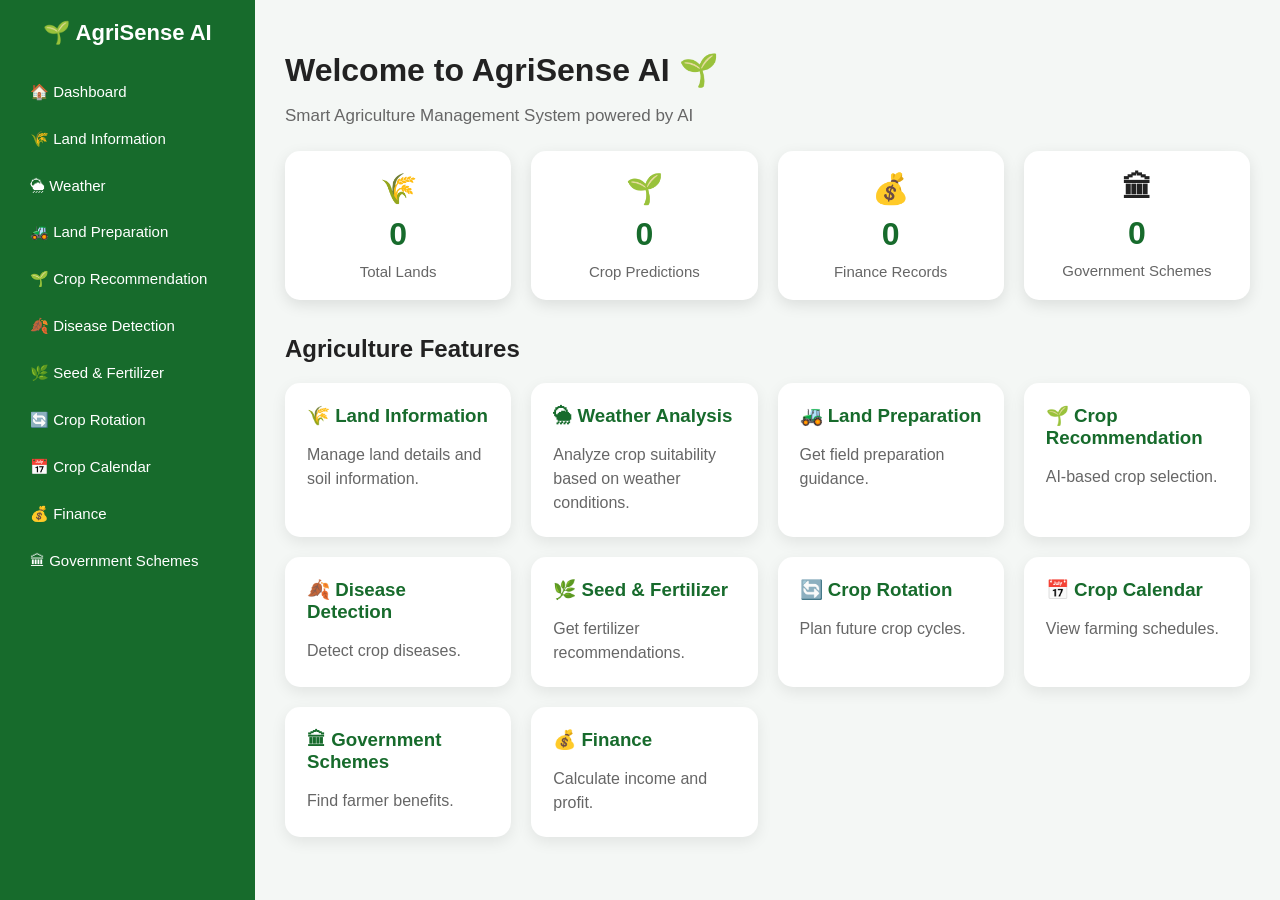
<file: Frontend/index.html>
<!DOCTYPE html>
<html lang="en">

<head>

    <meta charset="UTF-8">
    <meta name="viewport" content="width=device-width, initial-scale=1.0">

    <title>AgriSense AI Dashboard</title>

    <link rel="stylesheet" href="style.css">

</head>


<body>


<!-- Sidebar -->

<div class="sidebar">

    <h2>🌱 AgriSense AI</h2>

    <a href="index.html">🏠 Dashboard</a>
    <a href="land.html">🌾 Land Information</a>
    <a href="weather.html">🌦 Weather</a>
    <a href="preparation.html">🚜 Land Preparation</a>
    <a href="crop.html">🌱 Crop Recommendation</a>
    <a href="disease.html">🍂 Disease Detection</a>
    <a href="fertilizer.html">🌿 Seed & Fertilizer</a>
    <a href="rotation.html">🔄 Crop Rotation</a>
    <a href="calendar.html">📅 Crop Calendar</a>
    <a href="finance.html">💰 Finance</a>
    <a href="schemes.html">🏛 Government Schemes</a>

</div>


<!-- Main Content -->

<div class="main">


    <div class="welcome">

        <h1>
            Welcome to AgriSense AI 🌱
        </h1>

        <p>
            Smart Agriculture Management System powered by AI
        </p>

    </div>


    <!-- Statistics -->

    <div class="stats">


        <div class="stat-card">

            <h2>🌾</h2>

            <h3 id="totalLands">0</h3>

            <p>Total Lands</p>

        </div>


        <div class="stat-card">

            <h2>🌱</h2>

            <h3 id="totalPredictions">0</h3>

            <p>Crop Predictions</p>

        </div>


        <div class="stat-card">

            <h2>💰</h2>

            <h3 id="totalFinance">0</h3>

            <p>Finance Records</p>

        </div>


        <div class="stat-card">

            <h2>🏛</h2>

            <h3 id="totalSchemes">0</h3>

            <p>Government Schemes</p>

        </div>


    </div>


    <!-- Feature Cards -->

    <h2>
        Agriculture Features
    </h2>


    <div class="cards">


        <a href="land.html" class="card">

            <h3>🌾 Land Information</h3>

            <p>
                Manage land details and soil information.
            </p>

        </a>


        <a href="weather.html" class="card">

            <h3>🌦 Weather Analysis</h3>

            <p>
                Analyze crop suitability based on weather conditions.
            </p>

        </a>


        <a href="preparation.html" class="card">

            <h3>🚜 Land Preparation</h3>

            <p>
                Get field preparation guidance.
            </p>

        </a>


        <a href="crop.html" class="card">

            <h3>🌱 Crop Recommendation</h3>

            <p>
                AI-based crop selection.
            </p>

        </a>


        <a href="disease.html" class="card">

            <h3>🍂 Disease Detection</h3>

            <p>
                Detect crop diseases.
            </p>

        </a>


        <a href="fertilizer.html" class="card">

            <h3>🌿 Seed & Fertilizer</h3>

            <p>
                Get fertilizer recommendations.
            </p>

        </a>


        <a href="rotation.html" class="card">

            <h3>🔄 Crop Rotation</h3>

            <p>
                Plan future crop cycles.
            </p>

        </a>


        <a href="calendar.html" class="card">

            <h3>📅 Crop Calendar</h3>

            <p>
                View farming schedules.
            </p>

        </a>


        <a href="schemes.html" class="card">

            <h3>🏛 Government Schemes</h3>

            <p>
                Find farmer benefits.
            </p>

        </a>


        <a href="finance.html" class="card">

            <h3>💰 Finance</h3>

            <p>
                Calculate income and profit.
            </p>

        </a>


    </div>


</div>


<script src="dashboard.js"></script>


</body>

</html>
</file>
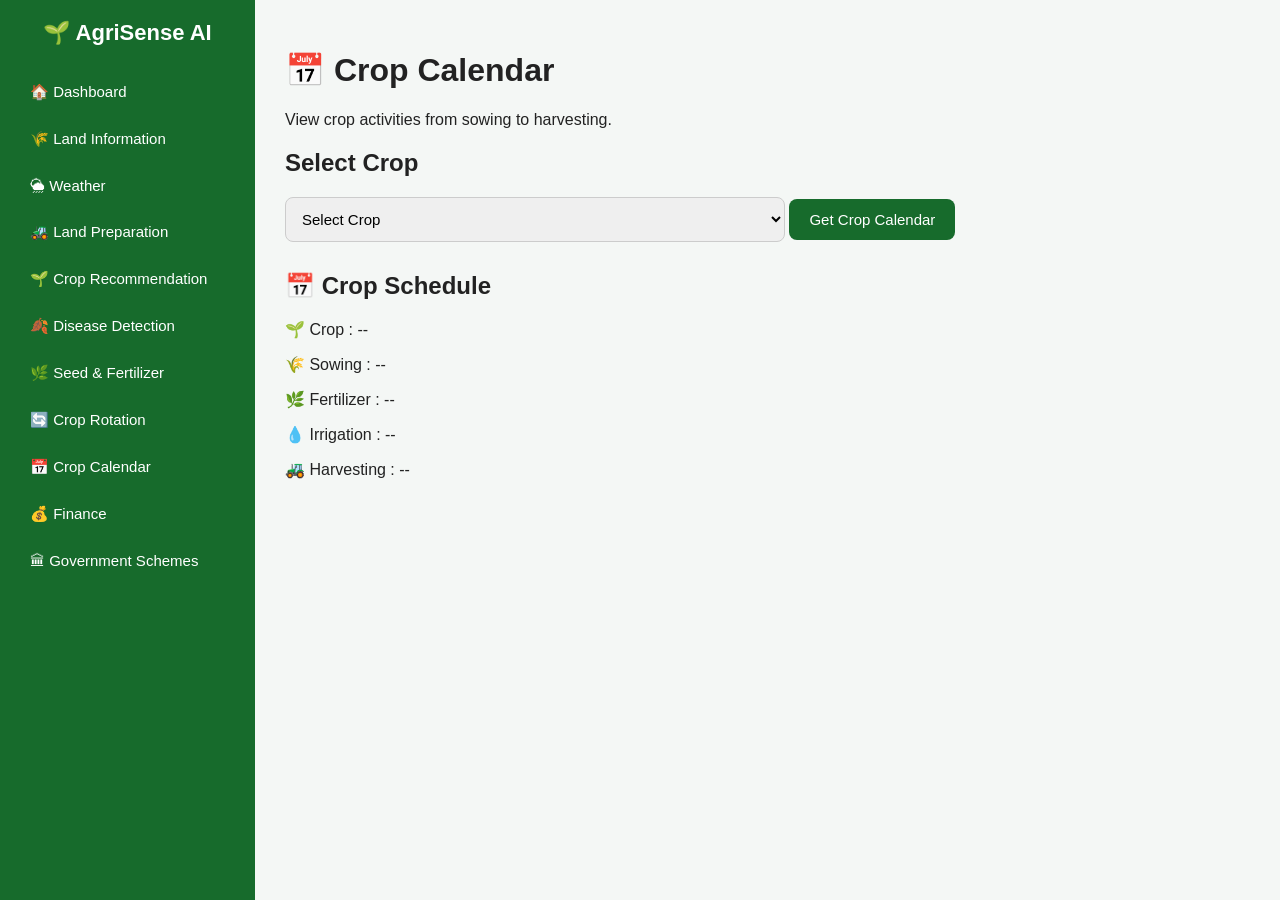
<file: Frontend/calendar.html>
<!DOCTYPE html>
<html lang="en">

<head>

<meta charset="UTF-8">
<meta name="viewport" content="width=device-width, initial-scale=1.0">

<title>Crop Calendar</title>

<link rel="stylesheet" href="style.css">

</head>


<body>


<div class="sidebar">

<h2>🌱 AgriSense AI</h2>


<a href="index.html">🏠 Dashboard</a>
<a href="land.html">🌾 Land Information</a>
<a href="weather.html">🌦 Weather</a>
<a href="preparation.html">🚜 Land Preparation</a>
<a href="crop.html">🌱 Crop Recommendation</a>
<a href="disease.html">🍂 Disease Detection</a>
<a href="fertilizer.html">🌿 Seed & Fertilizer</a>
<a href="rotation.html">🔄 Crop Rotation</a>
<a href="calendar.html">📅 Crop Calendar</a>
<a href="finance.html">💰 Finance</a>
<a href="schemes.html">🏛 Government Schemes</a>



</div>






<div class="main">


<h1>📅 Crop Calendar</h1>


<p>
View crop activities from sowing to harvesting.
</p>





<div class="land-form">


<h2>Select Crop</h2>


<select id="crop">


<option value="">
Select Crop
</option>


<option value="Rice">
Rice
</option>


<option value="Wheat">
Wheat
</option>


<option value="Potato">
Potato
</option>


<option value="Sugarcane">
Sugarcane
</option>


<option value="Cotton">
Cotton
</option>


<option value="Maize">
Maize
</option>

<option value="Mustard">
Mustard
</option>


</select>




<button onclick="getCalendar()">

Get Crop Calendar

</button>



</div>







<div class="land-display">


<h2>📅 Crop Schedule</h2>


<div class="parcel" id="result">


<p>🌱 Crop : --</p>

<p>🌾 Sowing : --</p>

<p>🌿 Fertilizer : --</p>

<p>💧 Irrigation : --</p>

<p>🚜 Harvesting : --</p>


</div>


</div>




</div>




<script src="calendar.js"></script>


</body>

</html>
</file>
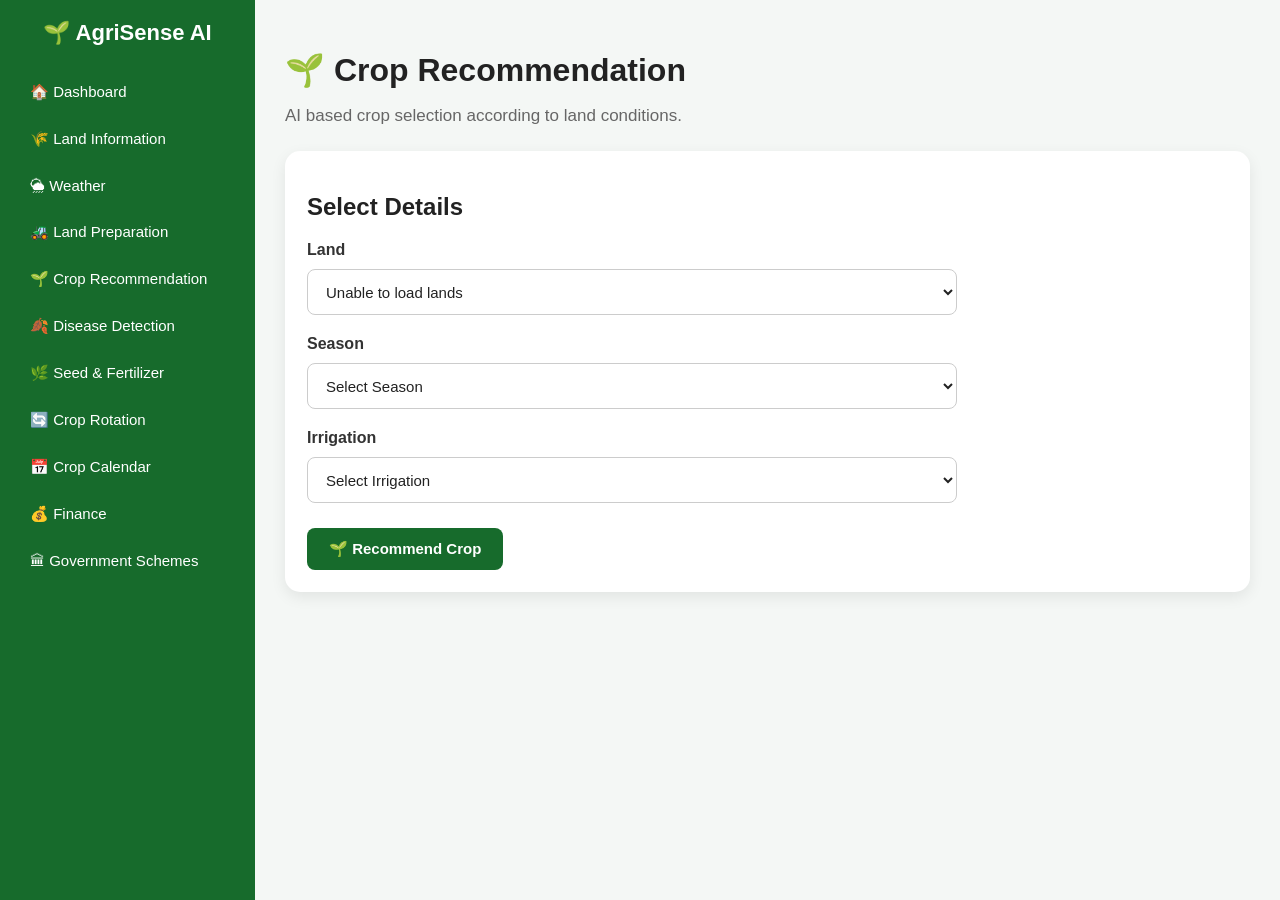
<file: Frontend/crop.html>
<!DOCTYPE html>
<html lang="en">

<head>

    <meta charset="UTF-8">

    <meta
        name="viewport"
        content="width=device-width, initial-scale=1.0"
    >

    <title>Crop Recommendation - AgriSense AI</title>

    <link
        rel="stylesheet"
        href="style.css"
    >

</head>


<body>


<!-- ==========================================
     SIDEBAR
     ========================================== -->

<div class="sidebar">

    <h2>🌱 AgriSense AI</h2>

    <a href="index.html">
        🏠 Dashboard
    </a>

    <a href="land.html">
        🌾 Land Information
    </a>

    <a href="weather.html">
        🌦 Weather
    </a>

    <a href="preparation.html">
        🚜 Land Preparation
    </a>

    <a href="crop.html">
        🌱 Crop Recommendation
    </a>

    <a href="disease.html">
        🍂 Disease Detection
    </a>

    <a href="fertilizer.html">
        🌿 Seed & Fertilizer
    </a>

    <a href="rotation.html">
        🔄 Crop Rotation
    </a>

    <a href="calendar.html">
        📅 Crop Calendar
    </a>

    <a href="finance.html">
        💰 Finance
    </a>

    <a href="schemes.html">
        🏛 Government Schemes
    </a>

</div>


<!-- ==========================================
     MAIN CONTENT
     ========================================== -->

<div class="main">


    <!-- ======================================
         PAGE HEADER
         ====================================== -->

    <div class="welcome">

        <h1>
            🌱 Crop Recommendation
        </h1>

        <p>
            AI based crop selection according to
            land conditions.
        </p>

    </div>


    <!-- ======================================
         SELECT DETAILS
         ====================================== -->

    <div class="card">

        <h2>
            Select Details
        </h2>


        <div class="crop-form">


            <!-- ==================================
                 LAND
                 ================================== -->

            <div class="form-group">

                <label for="land_select">
                    Land
                </label>

                <select id="land_select">

                    <option value="">
                        Select Land
                    </option>

                </select>

            </div>


            <!-- ==================================
                 SEASON
                 ================================== -->

            <div class="form-group">

                <label for="season">
                    Season
                </label>

                <select id="season">

                    <option value="">
                        Select Season
                    </option>

                    <option value="Kharif">
                        Kharif
                    </option>

                    <option value="Rabi">
                        Rabi
                    </option>

                    <option value="Zaid">
                        Zaid
                    </option>

                </select>

            </div>


            <!-- ==================================
                 IRRIGATION
                 ================================== -->

            <div class="form-group">

                <label for="irrigation">
                    Irrigation
                </label>

                <select id="irrigation">

                    <option value="">
                        Select Irrigation
                    </option>

                    <option value="Good">
                        Good
                    </option>

                    <option value="Moderate">
                        Moderate
                    </option>

                    <option value="Poor">
                        Poor
                    </option>

                </select>

            </div>


            <!-- ==================================
                 RECOMMEND BUTTON
                 ================================== -->

            <button
                type="button"
                id="recommendBtn"
            >

                🌱 Recommend Crop

            </button>


        </div>

    </div>


    <!-- ======================================
         RESULT
         ====================================== -->

    <div
        id="result"
        style="margin-top: 25px;"
    >

    </div>


</div>


<!-- ==========================================
     JAVASCRIPT
     ========================================== -->

<script src="crop.js"></script>


</body>

</html>
</file>
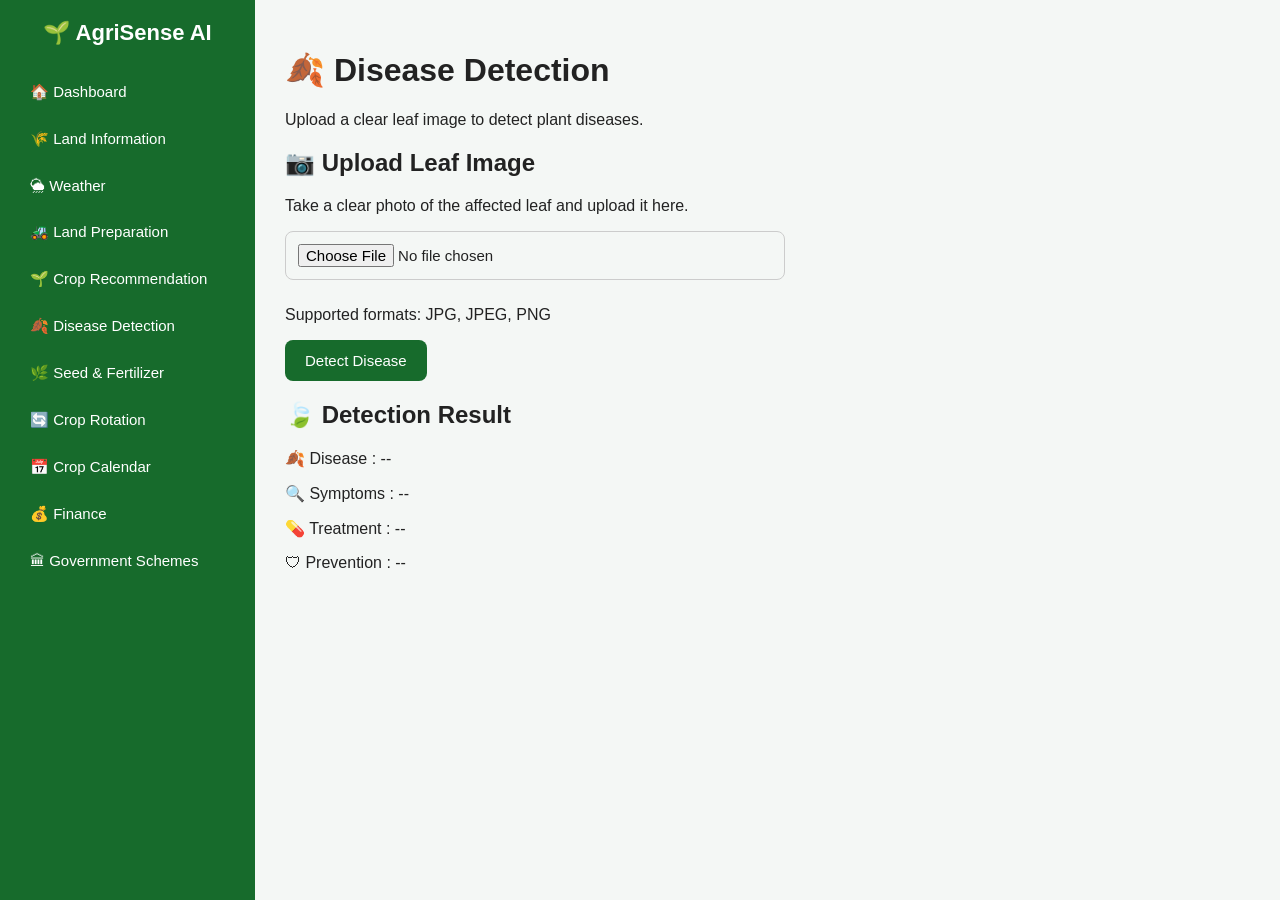
<file: Frontend/disease.html>
<!DOCTYPE html>
<html lang="en">

<head>

<meta charset="UTF-8">
<meta name="viewport" content="width=device-width, initial-scale=1.0">

<title>Disease Detection</title>

<link rel="stylesheet" href="style.css">

</head>


<body>


<!-- Sidebar -->

<div class="sidebar">

<h2>🌱 AgriSense AI</h2>


<a href="index.html">🏠 Dashboard</a>
<a href="land.html">🌾 Land Information</a>
<a href="weather.html">🌦 Weather</a>
<a href="preparation.html">🚜 Land Preparation</a>
<a href="crop.html">🌱 Crop Recommendation</a>
<a href="disease.html">🍂 Disease Detection</a>
<a href="fertilizer.html">🌿 Seed & Fertilizer</a>
<a href="rotation.html">🔄 Crop Rotation</a>
<a href="calendar.html">📅 Crop Calendar</a>
<a href="finance.html">💰 Finance</a>
<a href="schemes.html">🏛 Government Schemes</a>



</div>




<!-- Main Content -->

<div class="main">


<h1>🍂 Disease Detection</h1>

<p>
Upload a clear leaf image to detect plant diseases.
</p>



<div class="land-form">


<h2>📷 Upload Leaf Image</h2>


<p>
Take a clear photo of the affected leaf and upload it here.
</p>


<input 
type="file"
id="leafImage"
accept=".jpg,.jpeg,.png"
>



<p>
Supported formats: JPG, JPEG, PNG
</p>



<button onclick="detectDisease()">

Detect Disease

</button>


</div>






<div class="land-display">


<h2>🍃 Detection Result</h2>



<div class="parcel" id="result">


<p>
🍂 Disease : --
</p>


<p>
🔍 Symptoms : --
</p>


<p>
💊 Treatment : --
</p>


<p>
🛡 Prevention : --
</p>



</div>


</div>




</div>




<script src="disease.js"></script>


</body>

</html>
</file>
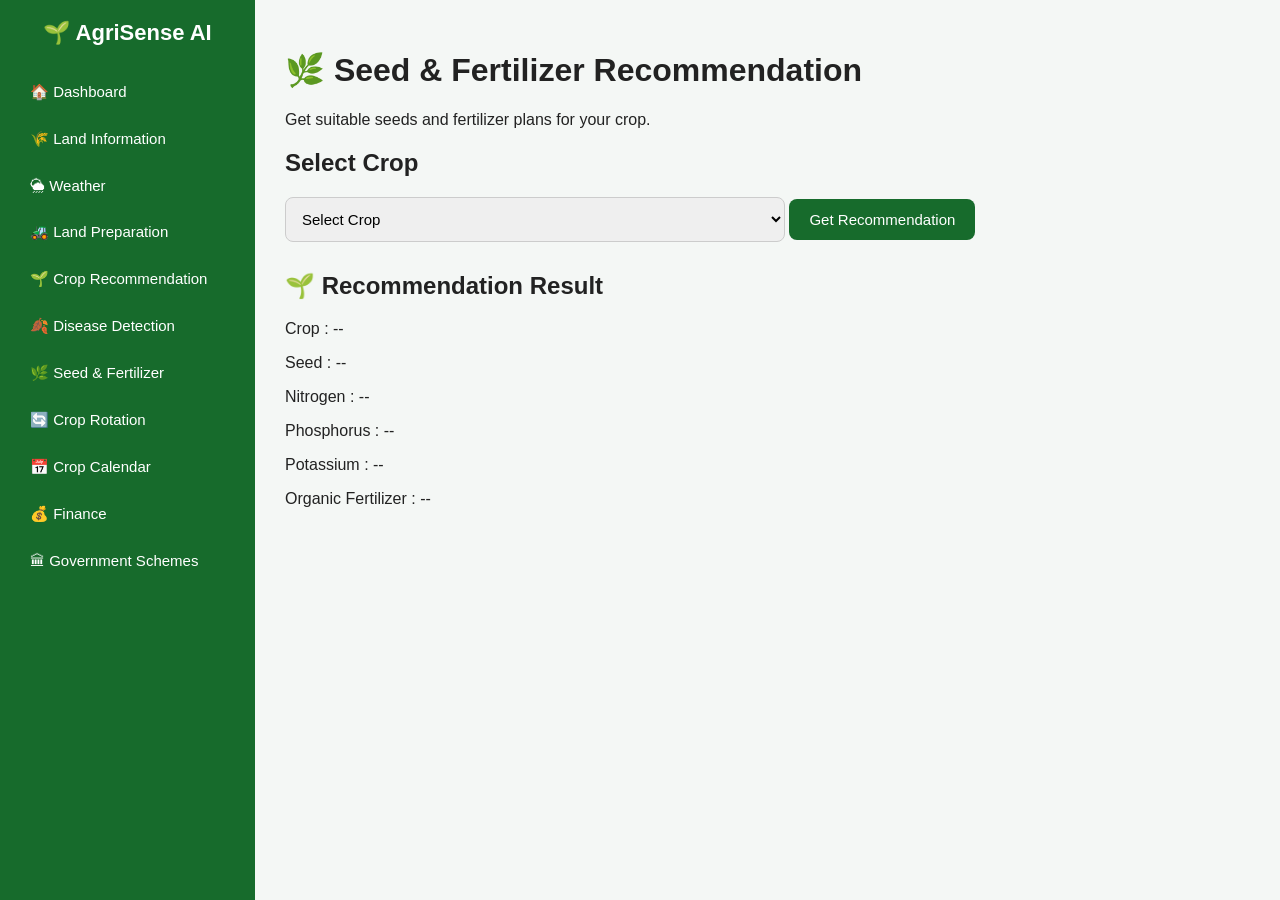
<file: Frontend/fertilizer.html>
<!DOCTYPE html>
<html lang="en">

<head>

<meta charset="UTF-8">
<meta name="viewport" content="width=device-width, initial-scale=1.0">

<title>Seed & Fertilizer</title>

<link rel="stylesheet" href="style.css">

</head>


<body>


<div class="sidebar">

<h2>🌱 AgriSense AI</h2>


<a href="index.html">🏠 Dashboard</a>
<a href="land.html">🌾 Land Information</a>
<a href="weather.html">🌦 Weather</a>
<a href="preparation.html">🚜 Land Preparation</a>
<a href="crop.html">🌱 Crop Recommendation</a>
<a href="disease.html">🍂 Disease Detection</a>
<a href="fertilizer.html">🌿 Seed & Fertilizer</a>
<a href="rotation.html">🔄 Crop Rotation</a>
<a href="calendar.html">📅 Crop Calendar</a>
<a href="finance.html">💰 Finance</a>
<a href="schemes.html">🏛 Government Schemes</a>



</div>



<div class="main">


<h1>🌿 Seed & Fertilizer Recommendation</h1>

<p>Get suitable seeds and fertilizer plans for your crop.</p>



<div class="land-form">


<h2>Select Crop</h2>


<select id="crop">

<option value="">
Select Crop
</option>

<option value="Rice">
Rice
</option>

<option value="Wheat">
Wheat
</option>

<option value="Maize">
Maize
</option>

<option value="Potato">
Potato
</option>

<option value="Mustard">
Mustard
</option>

<option value="Sugarcane">
Sugarcane
</option>

<option value="Cotton">
Cotton
</option>

</select>


<button onclick="getFertilizer()">
Get Recommendation
</button>


</div>





<div class="land-display">


<h2>🌱 Recommendation Result</h2>


<div class="parcel" id="result">


<p>Crop : --</p>

<p>Seed : --</p>

<p>Nitrogen : --</p>

<p>Phosphorus : --</p>

<p>Potassium : --</p>

<p>Organic Fertilizer : --</p>


</div>


</div>



</div>



<script src="fertilizer.js"></script>


</body>

</html>
</file>
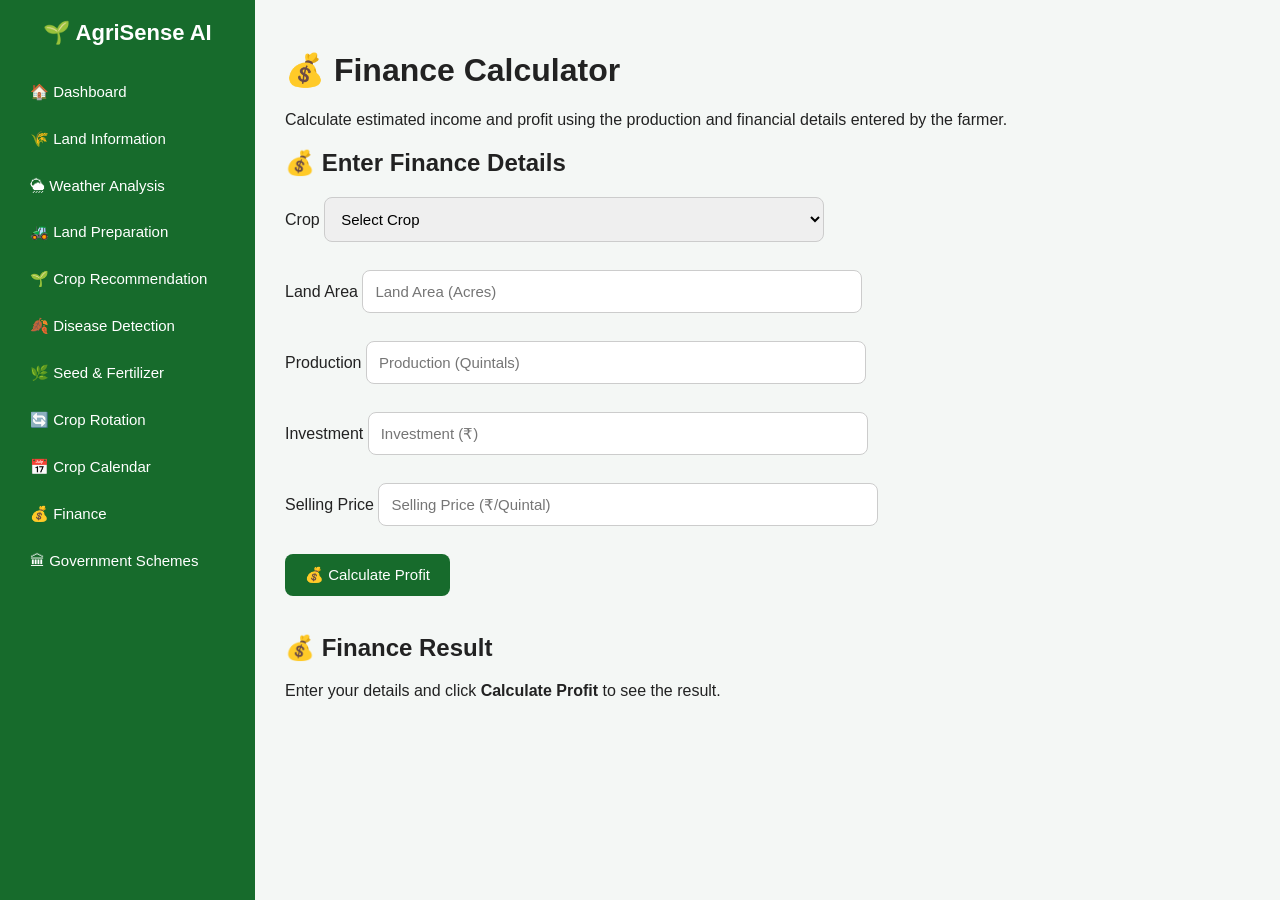
<file: Frontend/finance.html>
<!DOCTYPE html>
<html lang="en">

<head>

    <meta charset="UTF-8">

    <meta
        name="viewport"
        content="width=device-width, initial-scale=1.0"
    >

    <title>Finance - AgriSense AI</title>

    <link rel="stylesheet" href="style.css">

</head>


<body>


    <!-- ================= SIDEBAR ================= -->

    <div class="sidebar">

        <h2>🌱 AgriSense AI</h2>

        <a href="index.html">
            🏠 Dashboard
        </a>

        <a href="land.html">
            🌾 Land Information
        </a>

        <a href="weather.html">
            🌦 Weather Analysis
        </a>

        <a href="preparation.html">
            🚜 Land Preparation
        </a>

        <a href="crop.html">
            🌱 Crop Recommendation
        </a>

        <a href="disease.html">
            🍂 Disease Detection
        </a>

        <a href="fertilizer.html">
            🌿 Seed & Fertilizer
        </a>

        <a href="rotation.html">
            🔄 Crop Rotation
        </a>

        <a href="calendar.html">
            📅 Crop Calendar
        </a>

        <a href="finance.html">
            💰 Finance
        </a>

        <a href="schemes.html">
            🏛 Government Schemes
        </a>

    </div>


    <!-- ================= MAIN CONTENT ================= -->

    <div class="main">

        <h1>
            💰 Finance Calculator
        </h1>

        <p>
            Calculate estimated income and profit using
            the production and financial details entered
            by the farmer.
        </p>


        <!-- ================= FORM ================= -->

        <div class="land-form">

            <h2>
                💰 Enter Finance Details
            </h2>


            <!-- Crop -->

            <label>
                Crop
            </label>

            <select id="crop_name">

                <option value="">
                    Select Crop
                </option>

                <option value="Rice">
                    Rice
                </option>

                <option value="Wheat">
                    Wheat
                </option>

                <option value="Maize">
                    Maize
                </option>

                <option value="Potato">
                    Potato
                </option>

                <option value="Mustard">
                    Mustard
                </option>

            </select>


            <br>
            <br>


            <!-- Land Area -->

            <label>
                Land Area
            </label>

            <input
                type="number"
                id="land_area"
                placeholder="Land Area (Acres)"
                min="0.01"
                step="0.01"
            >


            <br>
            <br>


            <!-- Production -->

            <label>
                Production
            </label>

            <input
                type="number"
                id="production"
                placeholder="Production (Quintals)"
                min="0.01"
                step="0.01"
            >


            <br>
            <br>


            <!-- Investment -->

            <label>
                Investment
            </label>

            <input
                type="number"
                id="investment"
                placeholder="Investment (₹)"
                min="0"
                step="0.01"
            >


            <br>
            <br>


            <!-- Selling Price -->

            <label>
                Selling Price
            </label>

            <input
                type="number"
                id="selling_price"
                placeholder="Selling Price (₹/Quintal)"
                min="0"
                step="0.01"
            >


            <br>
            <br>


            <!-- Calculate -->

            <button
                id="calculateFinanceBtn"
                type="button"
            >

                💰 Calculate Profit

            </button>


        </div>


        <br>


        <!-- ================= RESULT ================= -->

        <div class="land-display">

            <h2>
                💰 Finance Result
            </h2>


            <div id="financeResult">

                <div class="parcel">

                    <p>
                        Enter your details and click
                        <strong>
                            Calculate Profit
                        </strong>
                        to see the result.
                    </p>

                </div>

            </div>

        </div>


        <!-- ================= DISCLAIMER ================= -->

        <div
            class="parcel"
            style="margin-top:20px;"
        >

            

        </div>


    </div>


    <!-- ================= JAVASCRIPT ================= -->

    <script src="finance.js"></script>


</body>

</html>
</file>
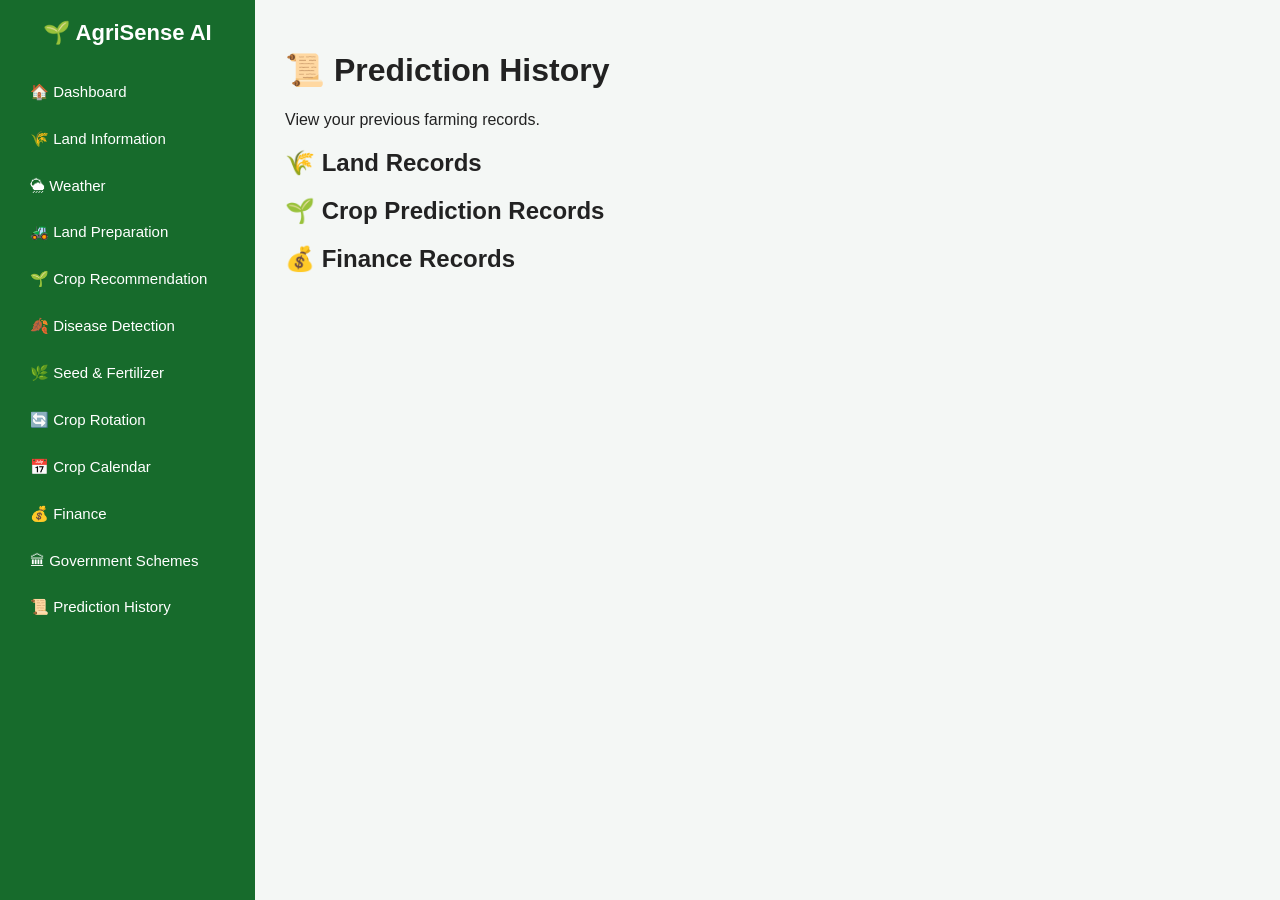
<file: Frontend/history.html>
<!DOCTYPE html>
<html lang="en">

<head>

    <meta charset="UTF-8">
    <meta name="viewport" content="width=device-width, initial-scale=1.0">

    <title>Prediction History</title>

    <link rel="stylesheet" href="style.css">

</head>


<body>

<div class="sidebar">

    <h2>🌱 AgriSense AI</h2>

    <a href="index.html">🏠 Dashboard</a>
    <a href="land.html">🌾 Land Information</a>
    <a href="weather.html">🌦 Weather</a>
    <a href="preparation.html">🚜 Land Preparation</a>
    <a href="crop.html">🌱 Crop Recommendation</a>
    <a href="disease.html">🍂 Disease Detection</a>
    <a href="fertilizer.html">🌿 Seed & Fertilizer</a>
    <a href="rotation.html">🔄 Crop Rotation</a>
    <a href="calendar.html">📅 Crop Calendar</a>
    <a href="finance.html">💰 Finance</a>
    <a href="schemes.html">🏛 Government Schemes</a>
    <a href="history.html">📜 Prediction History</a>

</div>


<div class="main">

    <h1>📜 Prediction History</h1>

    <p>View your previous farming records.</p>


    <h2>🌾 Land Records</h2>

    <div id="landHistory"></div>



    <h2>🌱 Crop Prediction Records</h2>

    <div id="predictionHistory"></div>



    <h2>💰 Finance Records</h2>

    <div id="financeHistory"></div>


</div>


<script src="history.js"></script>


</body>

</html>
</file>
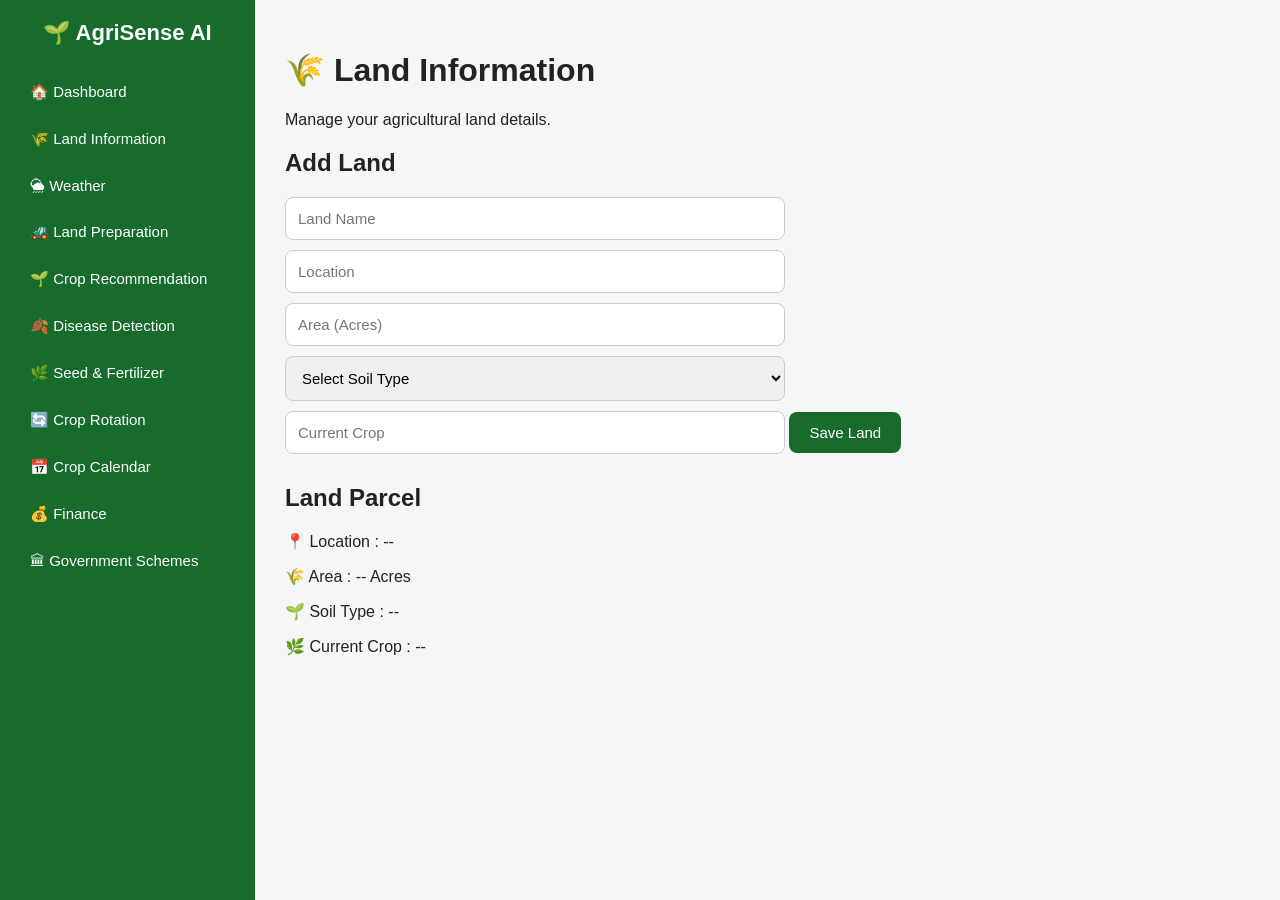
<file: Frontend/land.html>
<!DOCTYPE html>
<html lang="en">

<head>

    <meta charset="UTF-8">
    <meta name="viewport" content="width=device-width, initial-scale=1.0">

    <title>Land Information</title>

    <link rel="stylesheet" href="style.css">

</head>


<body>


<div class="sidebar">

    <h2>🌱 AgriSense AI</h2>

    <a href="index.html">🏠 Dashboard</a>
    <a href="land.html">🌾 Land Information</a>
    <a href="weather.html">🌦 Weather</a>
    <a href="preparation.html">🚜 Land Preparation</a>
    <a href="crop.html">🌱 Crop Recommendation</a>
    <a href="disease.html">🍂 Disease Detection</a>
    <a href="fertilizer.html">🌿 Seed & Fertilizer</a>
    <a href="rotation.html">🔄 Crop Rotation</a>
    <a href="calendar.html">📅 Crop Calendar</a>
    <a href="finance.html">💰 Finance</a>
    <a href="schemes.html">🏛 Government Schemes</a>
    

</div>



<div class="main">


<h1>🌾 Land Information</h1>

<p>Manage your agricultural land details.</p>



<div class="land-container">



<!-- LEFT SIDE FORM -->

<div class="land-form">


<h2>Add Land</h2>


<form id="landForm">


<input 
type="text"
id="land_name"
placeholder="Land Name"
required>



<input
type="text"
id="location"
placeholder="Location"
required>



<input
type="number"
id="area"
placeholder="Area (Acres)"
required>



<select id="soil_type" required>

<option value="">
Select Soil Type
</option>

<option value="Clay">
Clay
</option>

<option value="Loamy">
Loamy
</option>

<option value="Sandy">
Sandy
</option>

<option value="Silty">
Silty
</option>

</select>



<input
type="text"
id="current_crop"
placeholder="Current Crop"
required>



<button type="submit">
Save Land
</button>


</form>


</div>





<!-- RIGHT SIDE DISPLAY -->


<div class="land-display">


<h2>Land Parcel</h2>


<div class="parcel">


<p>
📍 Location : --
</p>


<p>
🌾 Area : -- Acres
</p>


<p>
🌱 Soil Type : --
</p>


<p>
🌿 Current Crop : --
</p>


</div>


</div>



</div>


</div>



<script src="land.js"></script>


</body>

</html>
</file>
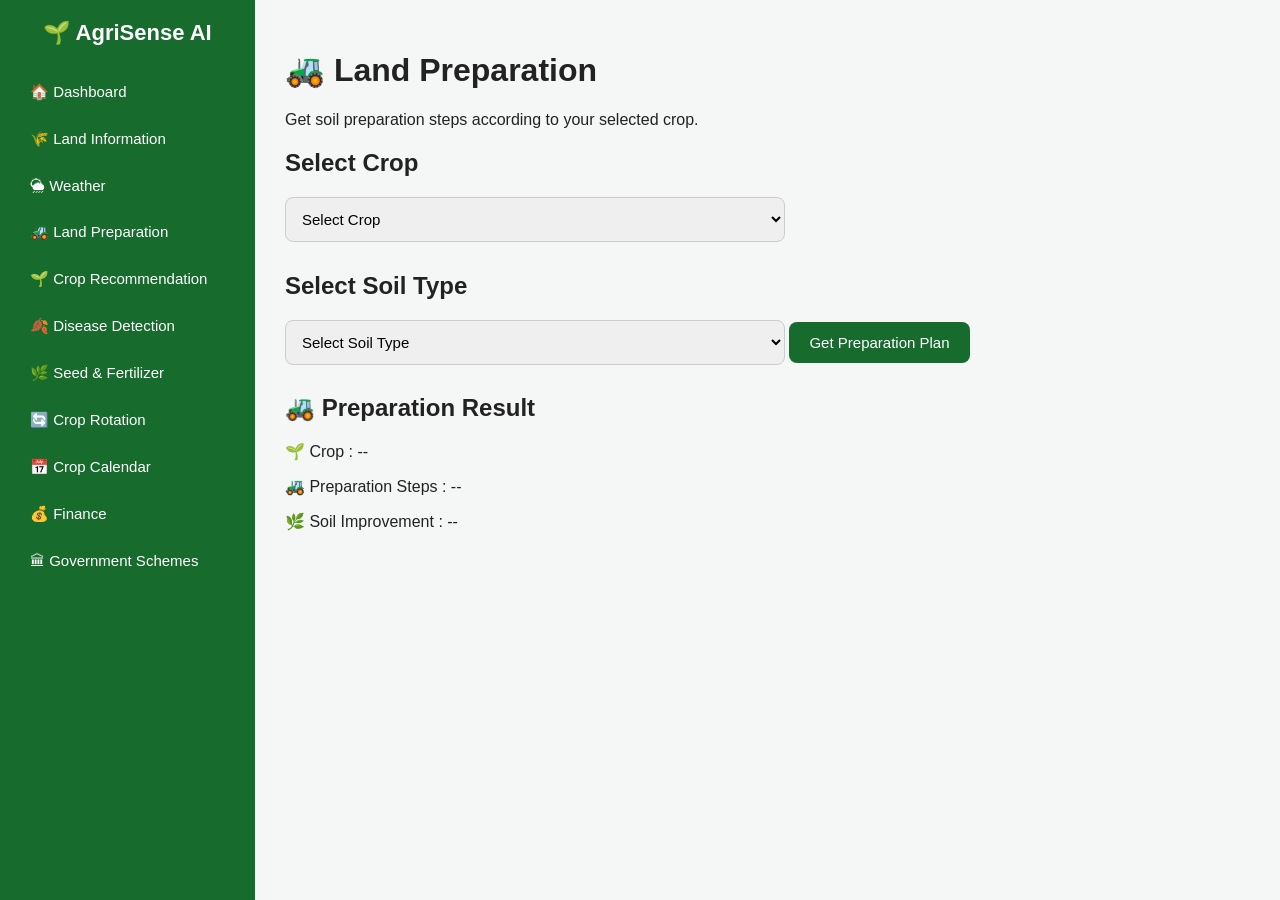
<file: Frontend/preparation.html>
<!DOCTYPE html>
<html lang="en">

<head>

<meta charset="UTF-8">
<meta name="viewport" content="width=device-width, initial-scale=1.0">

<title>Land Preparation</title>

<link rel="stylesheet" href="style.css">

</head>


<body>


<!-- Sidebar -->

<div class="sidebar">

<h2>🌱 AgriSense AI</h2>


<a href="index.html">🏠 Dashboard</a>
<a href="land.html">🌾 Land Information</a>
<a href="weather.html">🌦 Weather</a>
<a href="preparation.html">🚜 Land Preparation</a>
<a href="crop.html">🌱 Crop Recommendation</a>
<a href="disease.html">🍂 Disease Detection</a>
<a href="fertilizer.html">🌿 Seed & Fertilizer</a>
<a href="rotation.html">🔄 Crop Rotation</a>
<a href="calendar.html">📅 Crop Calendar</a>
<a href="finance.html">💰 Finance</a>
<a href="schemes.html">🏛 Government Schemes</a>



</div>




<!-- Main Content -->

<div class="main">


<h1>🚜 Land Preparation</h1>


<p>
Get soil preparation steps according to your selected crop.
</p>




<div class="land-form">


<h2>Select Crop</h2>


<select id="crop">


<option value="">
Select Crop
</option>


<option value="Rice">
Rice
</option>


<option value="Wheat">
Wheat
</option>


<option value="Maize">
Maize
</option>


<option value="Sugarcane">
Sugarcane
</option>


<option value="Potato">
Potato
</option>


<option value="Cotton">
Cotton
</option>


<option value="Tomato">
Tomato
</option>


</select>




<h2>Select Soil Type</h2>


<select id="soil">


<option value="">
Select Soil Type
</option>


<option value="Loamy">
Loamy
</option>


<option value="Clay">
Clay
</option>


<option value="Sandy">
Sandy
</option>


<option value="Silty">
Silty
</option>


</select>




<button onclick="getPreparation()">

Get Preparation Plan

</button>


</div>






<div class="land-display">


<h2>🚜 Preparation Result</h2>



<div class="parcel" id="result">


<p>
🌱 Crop : --
</p>


<p>
🚜 Preparation Steps : --
</p>


<p>
🌿 Soil Improvement : --
</p>


</div>



</div>




</div>




<script src="preparation.js"></script>


</body>

</html>
</file>
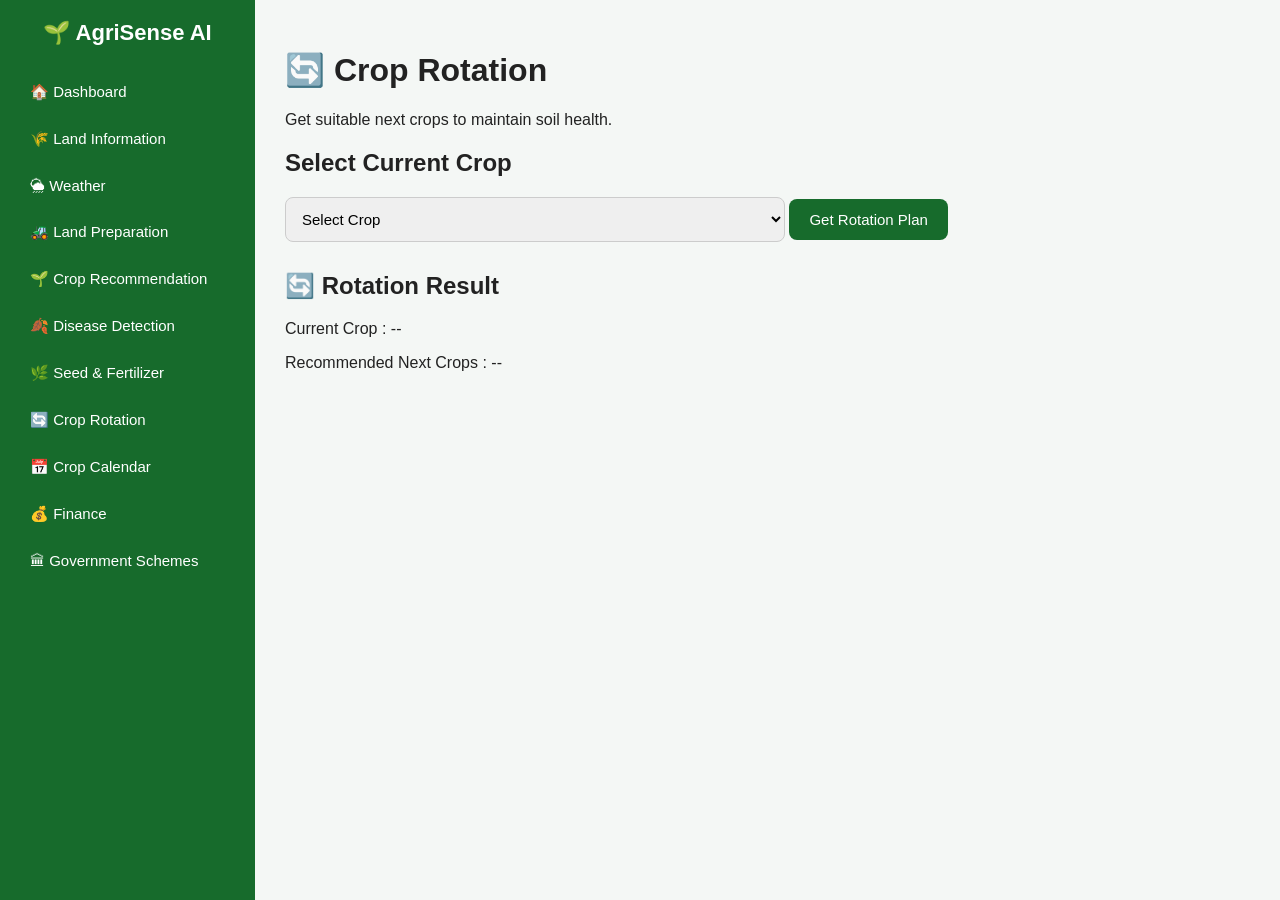
<file: Frontend/rotation.html>
<!DOCTYPE html>
<html lang="en">

<head>

<meta charset="UTF-8">
<meta name="viewport" content="width=device-width, initial-scale=1.0">

<title>Crop Rotation</title>

<link rel="stylesheet" href="style.css">

</head>


<body>


<div class="sidebar">

<h2>🌱 AgriSense AI</h2>


<a href="index.html">🏠 Dashboard</a>
<a href="land.html">🌾 Land Information</a>
<a href="weather.html">🌦 Weather</a>
<a href="preparation.html">🚜 Land Preparation</a>
<a href="crop.html">🌱 Crop Recommendation</a>
<a href="disease.html">🍂 Disease Detection</a>
<a href="fertilizer.html">🌿 Seed & Fertilizer</a>
<a href="rotation.html">🔄 Crop Rotation</a>
<a href="calendar.html">📅 Crop Calendar</a>
<a href="finance.html">💰 Finance</a>
<a href="schemes.html">🏛 Government Schemes</a>



</div>





<div class="main">


<h1>🔄 Crop Rotation</h1>


<p>
Get suitable next crops to maintain soil health.
</p>




<div class="land-form">


<h2>Select Current Crop</h2>


<select id="crop">


<option value="">
Select Crop
</option>


<option value="Rice">
Rice
</option>


<option value="Wheat">
Wheat
</option>


<option value="Potato">
Potato
</option>


<option value="Maize">
Maize
</option>


<option value="Sugarcane">
Sugarcane
</option>

<option value="Mustard">
Mustard
</option>

<option value="Cotton">
Cotton
</option>

</select>



<button onclick="getRotation()">

Get Rotation Plan

</button>



</div>







<div class="land-display">


<h2>🔄 Rotation Result</h2>


<div class="parcel" id="result">


<p>
Current Crop : --
</p>


<p>
Recommended Next Crops : --
</p>


</div>


</div>



</div>





<script src="rotation.js"></script>


</body>

</html>
</file>
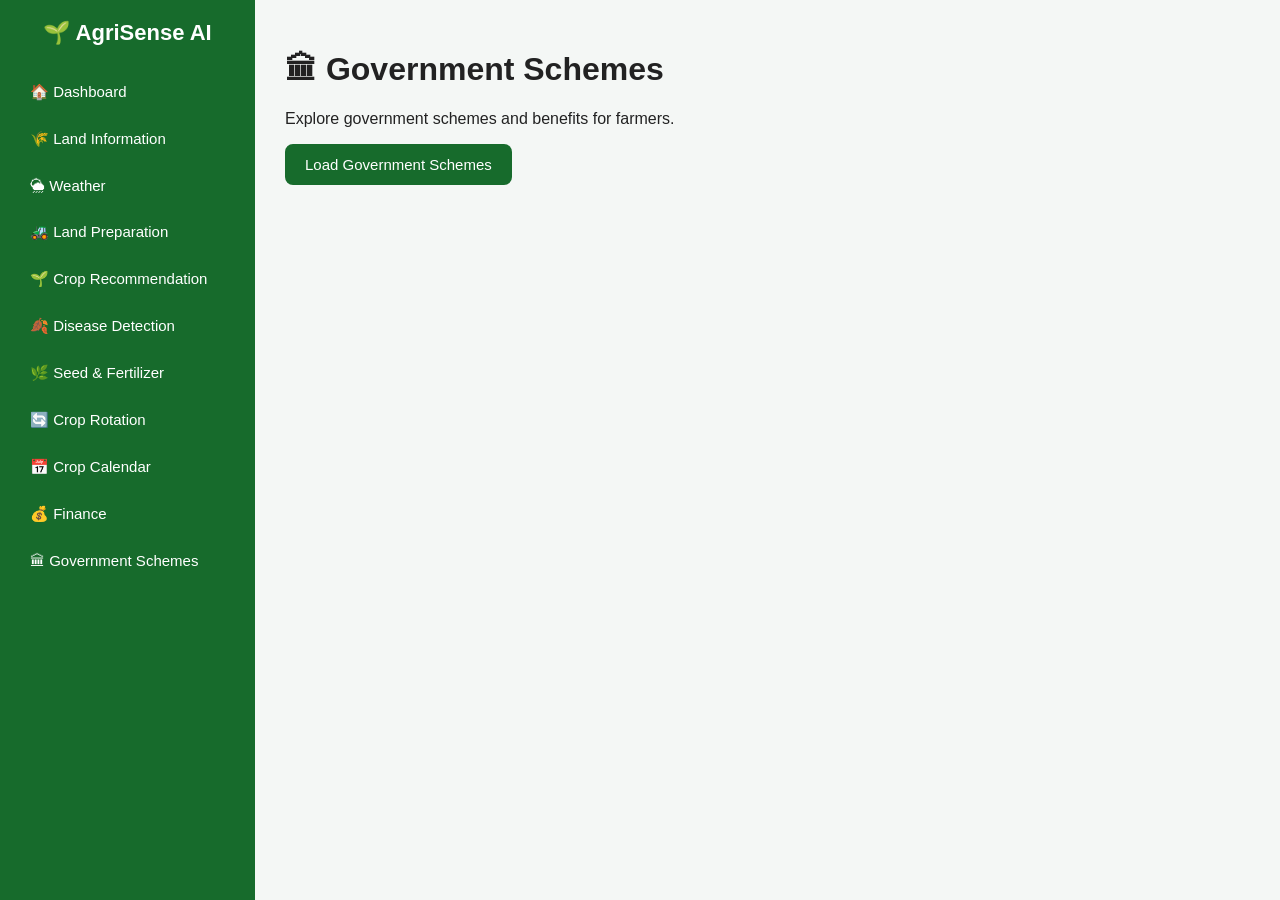
<file: Frontend/schemes.html>
<!DOCTYPE html>
<html lang="en">

<head>

    <meta charset="UTF-8">
    <meta name="viewport" content="width=device-width, initial-scale=1.0">

    <title>Government Schemes</title>

    <link rel="stylesheet" href="style.css">

</head>

<body>

    <div class="sidebar">

        <h2>🌱 AgriSense AI</h2>

        <a href="index.html">🏠 Dashboard</a>
        <a href="land.html">🌾 Land Information</a>
        <a href="weather.html">🌦 Weather</a>
        <a href="preparation.html">🚜 Land Preparation</a>
        <a href="crop.html">🌱 Crop Recommendation</a>
        <a href="disease.html">🍂 Disease Detection</a>
        <a href="fertilizer.html">🌿 Seed & Fertilizer</a>
        <a href="rotation.html">🔄 Crop Rotation</a>
        <a href="calendar.html">📅 Crop Calendar</a>
        <a href="finance.html">💰 Finance</a>
        <a href="schemes.html">🏛 Government Schemes</a>
        

    </div>

    <div class="main">

        <h1>🏛 Government Schemes</h1>

        <p>Explore government schemes and benefits for farmers.</p>

        <button onclick="loadSchemes()">Load Government Schemes</button>

        <br><br>

        <div id="schemeList"></div>

    </div>

    <script src="schemes.js"></script>

</body>

</html>
</file>
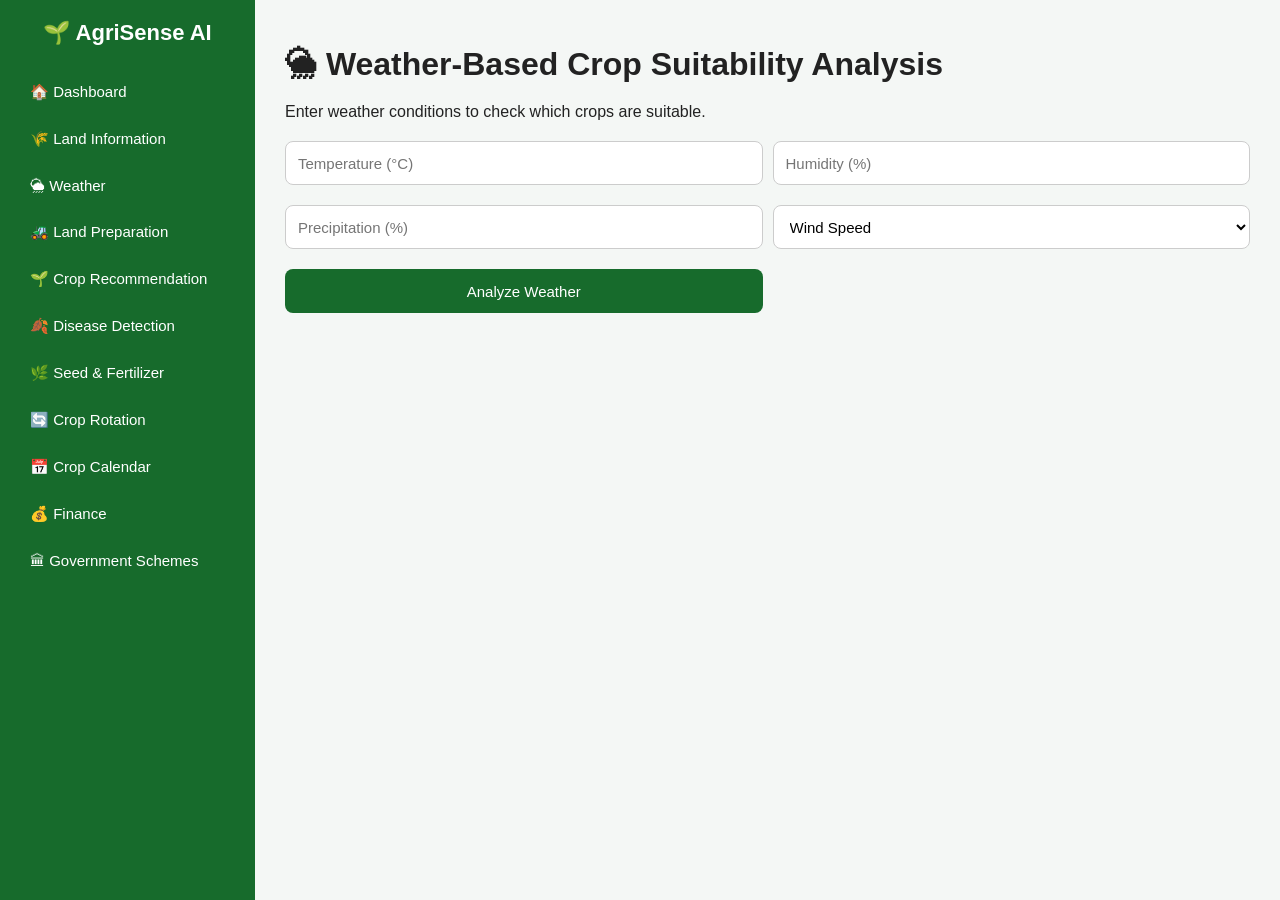
<file: Frontend/weather.html>
<!DOCTYPE html>
<html lang="en">

<head>
    <meta charset="UTF-8">
    <meta name="viewport" content="width=device-width, initial-scale=1.0">

    <title>Weather Analysis - AgriSense AI</title>

    <link rel="stylesheet" href="style.css">
</head>

<body>

    <!-- ================= SIDEBAR ================= -->

    <div class="sidebar">

        <h2>🌱 AgriSense AI</h2>

        <a href="index.html">🏠 Dashboard</a>

        <a href="land.html">🌾 Land Information</a>

        <a href="weather.html">🌦 Weather</a>

        <a href="preparation.html">🚜 Land Preparation</a>

        <a href="crop.html">🌱 Crop Recommendation</a>

        <a href="disease.html">🍂 Disease Detection</a>

        <a href="fertilizer.html">🌿 Seed & Fertilizer</a>

        <a href="rotation.html">🔄 Crop Rotation</a>

        <a href="calendar.html">📅 Crop Calendar</a>

        <a href="finance.html">💰 Finance</a>

        <a href="schemes.html">🏛 Government Schemes</a>

        

    </div>


    <!-- ================= MAIN CONTENT ================= -->

    <div class="main weather-main">

        <h1>🌦 Weather-Based Crop Suitability Analysis</h1>

        <p class="weather-description">
            Enter weather conditions to check which crops are suitable.
        </p>


        <!-- ================= WEATHER FORM ================= -->

        <div class="weather-form">

            <!-- Temperature -->

            <input
                type="number"
                id="temperature"
                placeholder="Temperature (°C)"
            >


            <!-- Humidity -->

            <input
                type="number"
                id="humidity"
                placeholder="Humidity (%)"
                min="0"
                max="100"
            >


            <!-- Precipitation -->

            <input
                type="number"
                id="precipitation"
                placeholder="Precipitation (%)"
                min="0"
                max="100"
            >


            <!-- Wind -->

            <select id="wind">

                <option value="">
                    Wind Speed
                </option>

                <option value="Low">
                    Low
                </option>

                <option value="Moderate">
                    Moderate
                </option>

                <option value="High">
                    High
                </option>

            </select>


            <!-- Analyze Button -->

            <button
                onclick="analyzeWeather()"
                class="weather-button"
            >
                Analyze Weather
            </button>

        </div>


        <!-- ================= RESULT ================= -->

        <div id="weatherResult"></div>

    </div>


    <script src="weather.js"></script>

</body>

</html>
</file>
<file: Frontend/style.css>
/* ================================
   GLOBAL
================================ */

* {
    box-sizing: border-box;
}

body {
    margin: 0;
    font-family: Arial, sans-serif;
    background: #f4f7f5;
    color: #222;
}


/* ================================
   SIDEBAR
================================ */

.sidebar {
    position: fixed;

    top: 0;
    left: 0;

    width: 255px;
    height: 100vh;

    background: #176b2c;
    color: white;

    display: flex;
    flex-direction: column;

    padding: 20px;

    box-sizing: border-box;

    overflow-y: auto;

    z-index: 1000;
}


/* Sidebar Heading */

.sidebar h2 {
    margin-top: 0;
    margin-bottom: 25px;

    text-align: center;

    font-size: 22px;
}


/* Sidebar Links */

.sidebar a {
    color: white;

    text-decoration: none;

    padding: 12px 10px;

    margin-bottom: 5px;

    border-radius: 8px;

    display: block;

    font-size: 15px;

    transition: 0.2s;
}


/* Sidebar Hover */

.sidebar a:hover {
    background: #0f8a3a;
}


/* ================================
   MAIN CONTENT
================================ */

.main {
    margin-left: 255px;

    padding: 30px;

    min-height: 100vh;

    box-sizing: border-box;
}


/* ================================
   WELCOME SECTION
================================ */

.welcome {
    margin-bottom: 25px;
}

.welcome h1 {
    margin-bottom: 8px;

    font-size: 32px;
}

.welcome p {
    color: #666;

    font-size: 17px;
}


/* ================================
   DASHBOARD STATISTICS
================================ */

.stats {
    display: grid;

    grid-template-columns:
        repeat(auto-fit, minmax(200px, 1fr));

    gap: 20px;

    margin: 25px 0 35px;
}


/* Statistics Card */

.stat-card {
    background: white;

    padding: 20px;

    border-radius: 15px;

    text-align: center;

    box-shadow: 0 5px 15px rgba(0, 0, 0, 0.1);

    transition: 0.2s;
}


/* Statistics Card Hover */

.stat-card:hover {
    transform: translateY(-3px);
}


/* Statistics Icon */

.stat-card h2 {
    margin: 0;

    font-size: 30px;
}


/* Statistics Number */

.stat-card h3 {
    font-size: 32px;

    margin: 10px 0;

    color: #176b2c;
}


/* Statistics Text */

.stat-card p {
    margin: 0;

    color: #666;

    font-size: 15px;
}


/* ================================
   FEATURE SECTION
================================ */

.main > h2 {
    margin-bottom: 20px;
}


/* ================================
   FEATURE CARDS
================================ */

.cards {
    display: grid;

    grid-template-columns:
        repeat(auto-fit, minmax(220px, 1fr));

    gap: 20px;
}


/* Feature Card */

.card {
    background: white;

    padding: 22px;

    border-radius: 15px;

    box-shadow: 0 5px 15px rgba(0, 0, 0, 0.08);

    text-decoration: none;

    color: #222;

    display: block;

    transition: 0.2s;
}


/* Feature Card Hover */

.card:hover {
    transform: translateY(-4px);

    box-shadow: 0 8px 20px rgba(0, 0, 0, 0.12);
}


/* Feature Card Heading */

.card h3 {
    margin-top: 0;

    margin-bottom: 10px;

    color: #176b2c;
}


/* Feature Card Paragraph */

.card p {
    color: #666;

    line-height: 1.5;

    margin-bottom: 0;
}


/* ================================
   FORM ELEMENTS
================================ */

input,
select,
textarea {
    width: 100%;

    max-width: 500px;

    padding: 12px;

    border: 1px solid #ccc;

    border-radius: 8px;

    font-size: 15px;

    margin-bottom: 10px;
}


input:focus,
select:focus,
textarea:focus {
    outline: none;

    border-color: #176b2c;
}


/* ================================
   BUTTONS
================================ */

button {
    background: #176b2c;

    color: white;

    border: none;

    padding: 12px 20px;

    border-radius: 8px;

    cursor: pointer;

    font-size: 15px;

    transition: 0.2s;
}


button:hover {
    background: #0f8a3a;
}


/* ================================
   RESULT / HISTORY CARDS
================================ */

.history-card {
    background: white;

    padding: 20px;

    margin-top: 15px;

    border-radius: 12px;

    box-shadow: 0 4px 12px rgba(0, 0, 0, 0.08);
}


/* ================================
   MOBILE RESPONSIVE
================================ */

@media (max-width: 768px) {

    .sidebar {
        width: 210px;
    }

    .main {
        margin-left: 210px;

        padding: 20px;
    }

    .welcome h1 {
        font-size: 26px;
    }

    .cards {
        grid-template-columns: 1fr;
    }

    .stats {
        grid-template-columns: 1fr;
    }

}


/* ================================
   SMALL MOBILE
================================ */

@media (max-width: 500px) {

    .sidebar {
        width: 190px;

        padding: 15px;
    }

    .sidebar h2 {
        font-size: 18px;
    }

    .sidebar a {
        font-size: 13px;

        padding: 10px 7px;
    }

    .main {
        margin-left: 190px;

        padding: 15px;
    }

}

/* =================================
   WEATHER ANALYSIS
================================= */

.weather-main {
    padding-top: 25px;
}

.weather-main h1 {
    font-size: 32px;
    margin-bottom: 20px;
}

.weather-description {
    font-size: 16px;
    margin-bottom: 20px;
}


/* Weather Form */

.weather-form {
    display: grid;

    grid-template-columns: 1fr 1fr;

    gap: 10px;

    max-width: 1005px;
}


/* Inputs and Select */

.weather-form input,
.weather-form select {

    width: 100%;

    height: 44px;

    padding: 10px 12px;

    border: 1px solid #ccc;

    border-radius: 8px;

    font-size: 15px;

    background: white;

    box-sizing: border-box;
}


.weather-form input:focus,
.weather-form select:focus {

    outline: none;

    border-color: #176b2c;

}


/* Analyze Button */

.weather-button {

    height: 44px;

    padding: 10px 20px;

    background: #176b2c;

    color: white;

    border: none;

    border-radius: 8px;

    font-size: 15px;

    cursor: pointer;

}


.weather-button:hover {

    background: #0f8a3a;

}


/* Result */

.weather-result {

    max-width: 1005px;

    margin-top: 25px;

    padding: 22px;

    border-radius: 12px;

    box-shadow: 0 4px 12px rgba(0, 0, 0, 0.08);

}


/* Suitable Result */

.weather-result.suitable {

    background: #d4edda;

    border-left: 5px solid #176b2c;

}


/* No Suitable Result */

.weather-result.not-suitable {

    background: #f8d7da;

    border-left: 5px solid #dc3545;

}


/* Crop List */

.crop-list {

    display: flex;

    flex-wrap: wrap;

    gap: 12px;

    margin-top: 15px;

}


.crop-item {

    background: white;

    padding: 12px 18px;

    border-radius: 8px;

    font-weight: bold;

    box-shadow: 0 2px 8px rgba(0, 0, 0, 0.08);

}


/* Weather Summary */

.weather-summary {

    max-width: 1005px;

    margin-top: 20px;

    padding: 20px;

    background: white;

    border-radius: 12px;

    box-shadow: 0 4px 12px rgba(0, 0, 0, 0.08);

}


.weather-summary h3 {

    color: #176b2c;

}


.weather-note {

    color: #666;

    font-size: 14px;

    line-height: 1.5;

}


/* Mobile */

@media (max-width: 700px) {

    .weather-form {

        grid-template-columns: 1fr;

    }

}

/* =================================
   CROP RECOMMENDATION
================================= */

.crop-form {
    display: flex;

    flex-direction: column;

    gap: 20px;

    width: 100%;

    max-width: 650px;
}


/* Crop Form Group */

.form-group {
    display: flex;

    flex-direction: column;

    gap: 8px;

    width: 100%;
}


/* Crop Form Labels */

.form-group label {
    font-size: 16px;

    font-weight: 600;

    color: #333;

    margin-bottom: 2px;
}


/* Crop Dropdowns */

.form-group select {
    width: 100%;

    max-width: 650px;

    height: 46px;

    padding: 10px 14px;

    border: 1px solid #ccc;

    border-radius: 8px;

    background: white;

    color: #222;

    font-size: 15px;

    cursor: pointer;

    box-sizing: border-box;

    margin-bottom: 0;
}


/* Crop Dropdown Focus */

.form-group select:focus {

    outline: none;

    border-color: #176b2c;

    box-shadow:
        0 0 0 2px rgba(23, 107, 44, 0.10);

}


/* Recommend Button */

#recommendBtn {

    width: fit-content;

    padding: 12px 22px;

    background: #176b2c;

    color: white;

    border: none;

    border-radius: 8px;

    font-size: 15px;

    font-weight: 600;

    cursor: pointer;

    transition: 0.2s;

    margin-top: 5px;
}


/* Recommend Button Hover */

#recommendBtn:hover {

    background: #0f8a3a;

}


/* =================================
   CROP RECOMMENDATION RESULT
================================= */

#result {

    width: 100%;

    max-width: 650px;

}


/* Recommendation Result Card */

#result > div {

    margin-top: 20px;

}


/* =================================
   CROP MOBILE RESPONSIVE
================================= */

@media (max-width: 700px) {

    .crop-form {

        max-width: 100%;

    }


    .form-group select {

        max-width: 100%;

    }


    #result {

        max-width: 100%;

    }


    #recommendBtn {

        width: 100%;

        text-align: center;

    }

}
</file>
